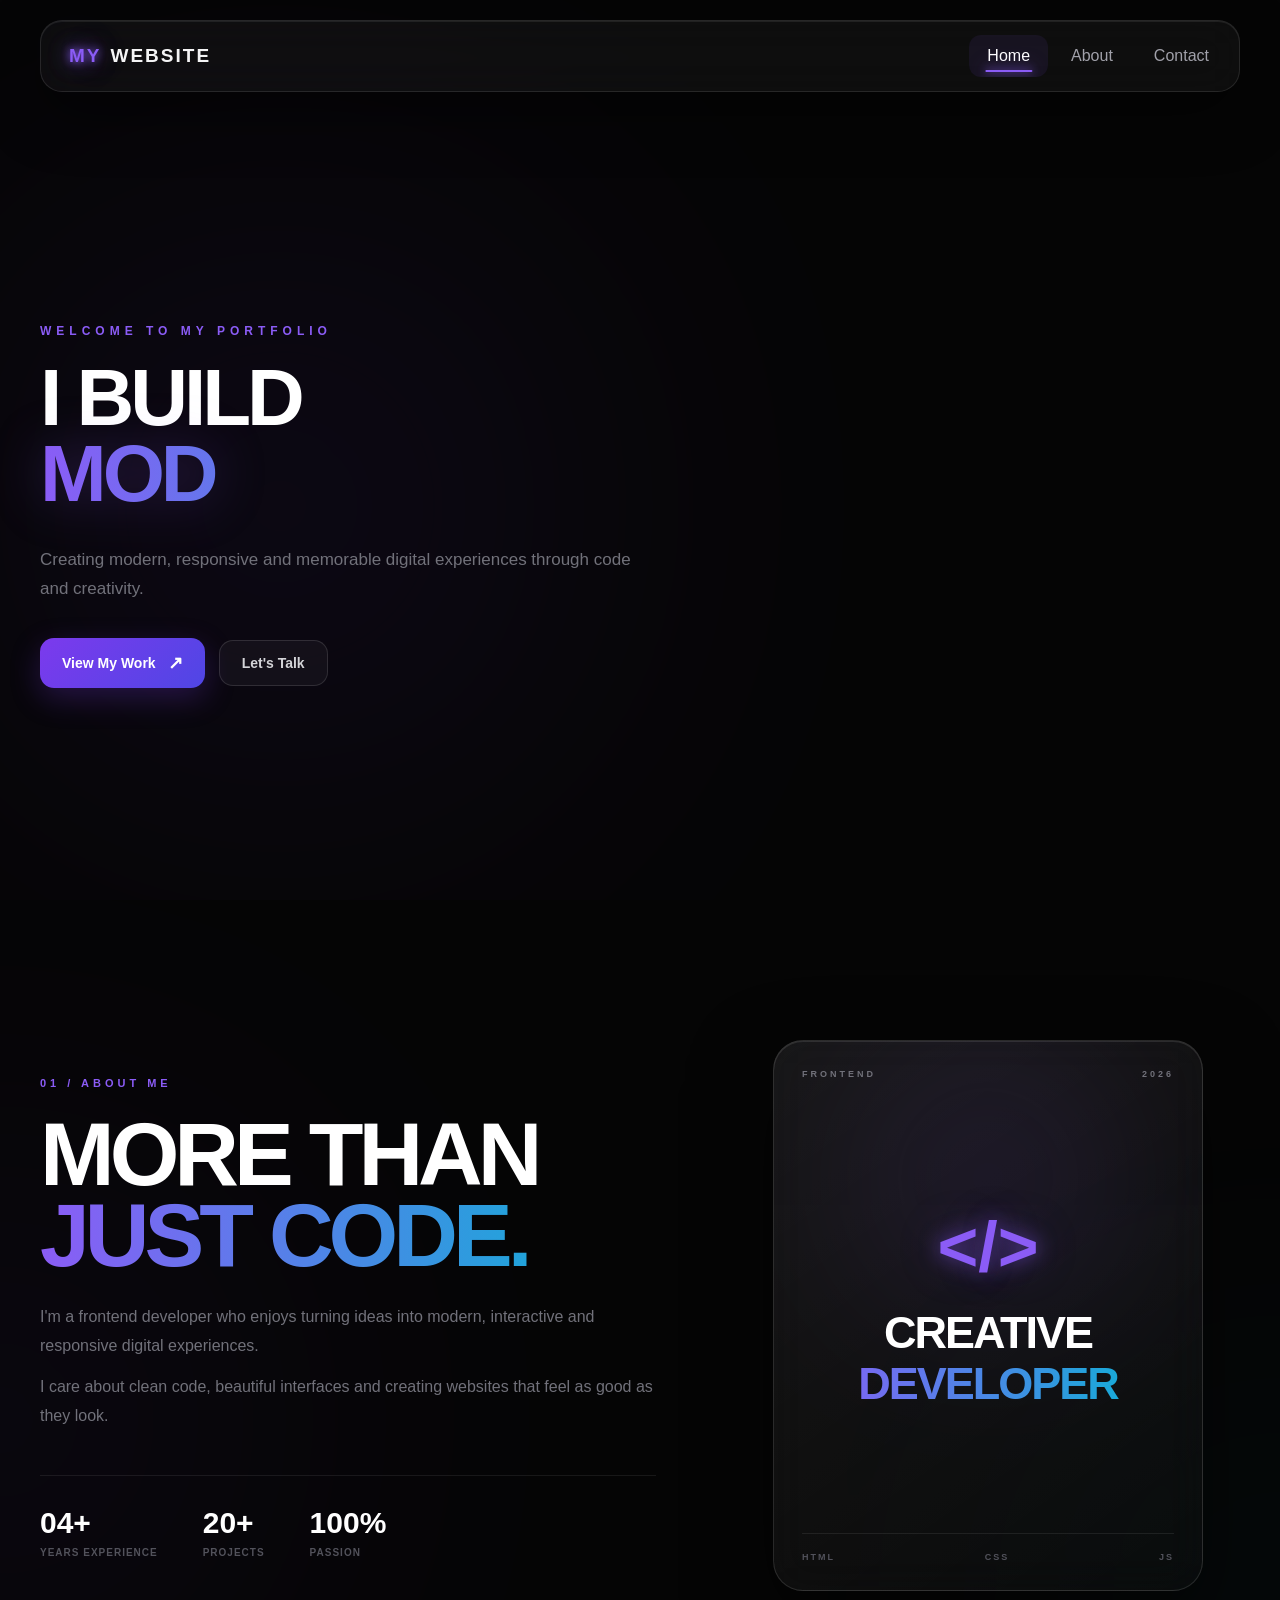
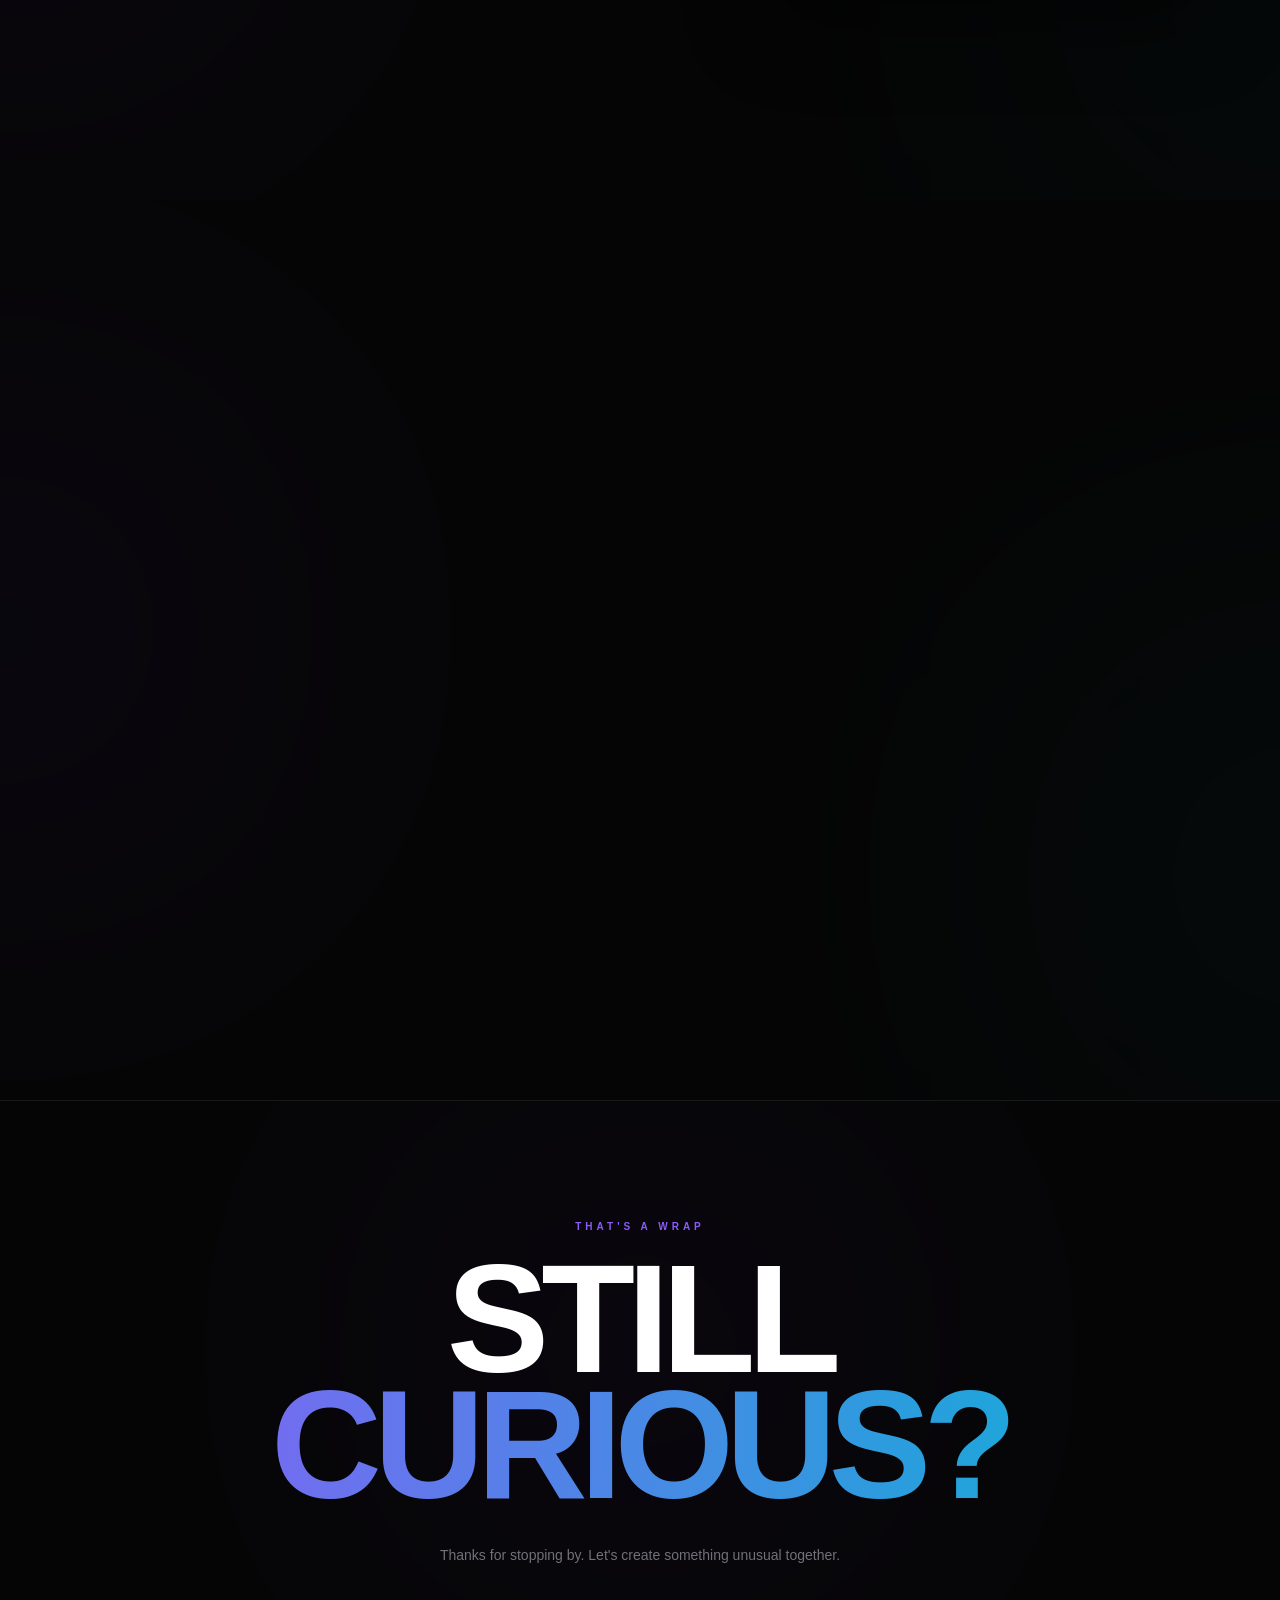
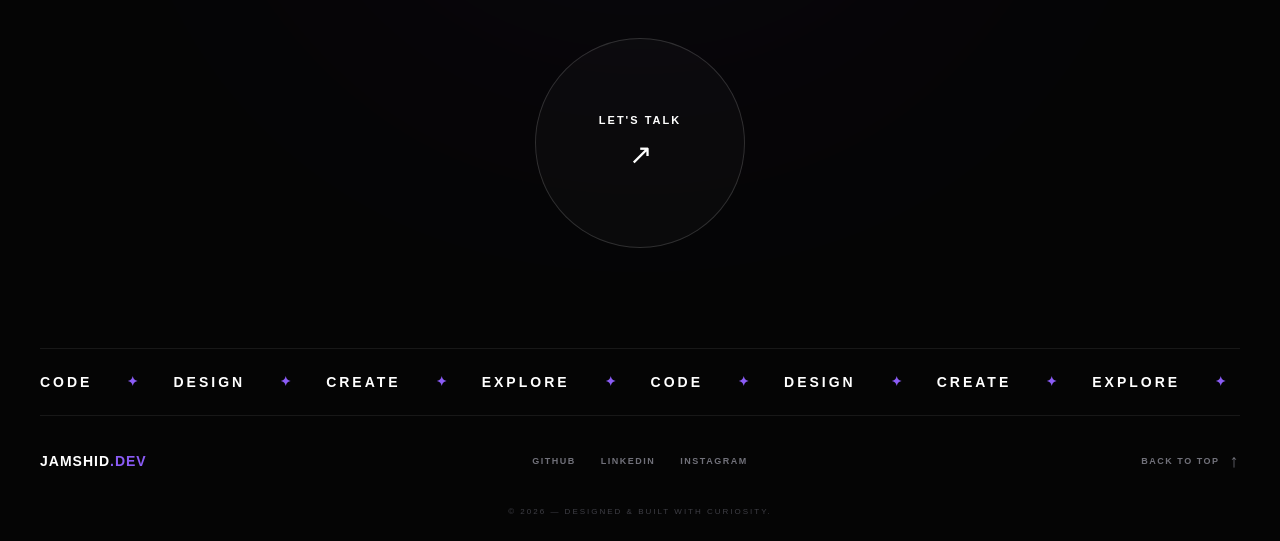
<file: index.html>
<!DOCTYPE html>
<html lang="en">

<head>
    <meta charset="UTF-8">

    <meta
        name="viewport"content="width=device-width, initial-scale=1.0">
        <meta name="google-site-verification" content="w8W0nWaH5zElrWaqnZHoTwdFH0gDcxKCIL_49CuNoQQ" />

    <title>My First Portfolio</title>

    <link rel="stylesheet" href="./style/style.css">
</head>

<body>


    <!-- ==================================================
         HEADER
    =================================================== -->

    <header class="header">

        <nav class="navbar">


            <!-- LOGO -->

            <a href="#" class="logo">

                <span class="logo-mark">
                    MY
                </span>

                <span class="logo-text">
                    WEBSITE
                </span>

            </a>


            <!-- DESKTOP NAVIGATION -->

            <ul class="desktop-navigation">

                <li>
                    <a
                        href="#"
                        class="desktop-link active"
                    >
                        Home
                    </a>
                </li>

              <li><a href="#about" class="desktop-link"> About </a></li>
                <!-- <li>
                    <a
                        href="#"
                        class="desktop-link"
                    >
                        Projects
                    </a>
                </li> -->

                <li><a href="#contact" class="desktop-link">Contact</a>
                </li>

            </ul>


            <!-- MENU BUTTON -->

            <button
                class="menu-button"
                type="button"
                aria-label="Open menu"
                aria-expanded="false"
            >

                <span></span>
                <span></span>
                <span></span>

            </button>

        </nav>

    </header>




    <!-- ==================================================
         FULLSCREEN MENU
    =================================================== -->

    <div class="fullscreen-menu">


        <!-- BACKGROUND EFFECTS -->

        <div class="menu-gradient gradient-one"></div>

        <div class="menu-gradient gradient-two"></div>

        <div class="menu-ring ring-one"></div>

        <div class="menu-ring ring-two"></div>


        <!-- MENU CONTENT -->

        <div class="menu-container">


            <!-- TOP -->

            <div class="menu-top">

                <span class="menu-label">
                    NAVIGATION
                </span>

                <span class="menu-top-line"></span>

            </div>



            <!-- ==========================================
                 ANIMATED INTRO
            =========================================== -->

            <div class="portfolio-intro">

                <span class="intro-small">
                    WELCOME TO
                </span>


                <div class="typing-wrapper">

                    <span
                        class="typing-text"
                        id="typingText"
                    ></span>

                    <span class="typing-cursor">
                        |
                    </span>

                </div>


                <span class="intro-description">
                    MY CREATIVE SPACE
                </span>

            </div>



            <!-- ==========================================
                 MENU LINKS
            =========================================== -->

            <nav class="menu-navigation">


                <a
                    href="#"
                    class="menu-link active"
                >

                    <span class="menu-number">
                        01
                    </span>

                    <span class="menu-title">
                        Home
                    </span>

                    <span class="menu-arrow">
                        ↗
                    </span>

                </a>



                <a
                    href="#"
                    class="menu-link"
                >

                    <span class="menu-number">
                        02
                    </span>

                    <span class="menu-title">
                        About
                    </span>

                    <span class="menu-arrow">
                        ↗
                    </span>

                </a>
<!-- 


                <a
                    href="#"
                    class="menu-link"
                >

                    <span class="menu-number">
                        03
                    </span>

                    <span class="menu-title">
                        Projects
                    </span>

                    <span class="menu-arrow">
                        ↗
                    </span>

                </a> -->



                <a
                    href="#"
                    class="menu-link"
                >

                    <span class="menu-number">
                        04
                    </span>

                    <span class="menu-title">
                        Contact
                    </span>

                    <span class="menu-arrow">
                        ↗
                    </span>

                </a>


            </nav>



            <!-- ==========================================
                 BOTTOM
            =========================================== -->

            <div class="menu-bottom">

                <span>
                    LET'S BUILD SOMETHING
                </span>

                <span>
                    © 2026
                </span>

            </div>


        </div>

    </div>


    <section class="hero">

    <div class="hero-content">

        <span class="hero-label">
            WELCOME TO MY PORTFOLIO
        </span>

        <h1 class="hero-title">
            I BUILD
            <span class="hero-typing" id="heroTyping"></span>
        </h1>

        <p class="hero-description">
            Creating modern, responsive and memorable
            digital experiences through code and creativity.
        </p>

        <div class="hero-buttons">

            <a href="#projects" class="hero-btn primary">
                View My Work
                <span>↗</span>
            </a>

            <a href="#contact" class="hero-btn secondary">
                Let's Talk
            </a>

        </div>

    </div>

</section>

<!-- ==================================================
     ABOUT SECTION
================================================== -->

<section class="about" id="about">

    <div class="about-container">

        <!-- LEFT SIDE -->

        <div class="about-content">

            <span class="about-label">
                01 / ABOUT ME
            </span>

            <h2 class="about-title">
                MORE THAN
                <span>JUST CODE.</span>
            </h2>

            <p class="about-text">
                I'm a frontend developer who enjoys turning
                ideas into modern, interactive and responsive
                digital experiences.
            </p>

            <p class="about-text">
                I care about clean code, beautiful interfaces
                and creating websites that feel as good as
                they look.
            </p>


            <!-- STATS -->

            <div class="about-stats">

                <div class="about-stat">
                    <strong>04+</strong>
                    <span>Years Experience</span>
                </div>

                <div class="about-stat">
                    <strong>20+</strong>
                    <span>Projects</span>
                </div>

                <div class="about-stat">
                    <strong>100%</strong>
                    <span>Passion</span>
                </div>

            </div>

        </div>


        <!-- RIGHT SIDE -->

        <div class="about-visual">

            <div class="about-card">

                <div class="card-glow"></div>

                <div class="card-top">

                    <span>
                        FRONTEND
                    </span>

                    <span>
                        2026
                    </span>

                </div>


                <div class="card-center">

                    <div class="card-symbol">
                        &lt;/&gt;
                    </div>

                    <h3>
                        CREATIVE
                        <span>DEVELOPER</span>
                    </h3>

                </div>


                <div class="card-bottom">

                    <span>
                        HTML
                    </span>

                    <span>
                        CSS
                    </span>

                    <span>
                        JS
                    </span>

                </div>

            </div>

        </div>

    </div>

</section>

<!-- ==================================================
     CONTACT SECTION
================================================== -->

<section class="contact" id="contact">

    <div class="contact-container">

        <!-- LEFT SIDE -->
        <div class="contact-intro">

            <span class="contact-label">
                03 / CONTACT
            </span>

            <h2 class="contact-title">
                LET'S
                <span>CONNECT.</span>
            </h2>

            <p class="contact-description">
                Have an idea, a project or just want to say hello?
                Drop me a message and let's create something
                great together.
            </p>

            <a
                href="mailto:paygambarqulovv@gmail.com"
                class="contact-email"
            >
                <span>paygambarqulovv@gmail.com</span>
                <span class="email-arrow">↗</span>
            </a>

        </div>


        <!-- RIGHT SIDE -->
        <div class="contact-form-wrapper">

          <form
    class="contact-form"
    id="contactForm"
    action="https://formspree.io/f/xoeajprj"
    method="POST"
>

                <div class="form-group">

                    <label for="name">
                        YOUR NAME
                    </label>

                    <input
                        type="text"
                        id="name"
                        name="name"
                        placeholder="John Doe"
                        required
                    >

                </div>


                <div class="form-group">

                    <label for="email">
                        YOUR EMAIL
                    </label>

                    <input
                        type="email"
                        id="email"
                        name="email"
                        placeholder="john@example.com"
                        required
                    >

                </div>


                <div class="form-group">

                    <label for="message">
                        YOUR MESSAGE
                    </label>

                    <textarea
                        id="message"
                        name="message"
                        rows="5"
                        placeholder="Tell me about your project..."
                        required
                    ></textarea>

                </div>


                <button
                    type="submit"
                    class="contact-submit"
                >

                    <span>
                        SEND MESSAGE
                    </span>

                    <span class="submit-arrow">
                        ↗
                    </span>

                </button>

            </form>

        </div>

    </div>

</section>


<!-- ==================================================
     FOOTER
================================================== -->

<footer class="footer">

    <div class="footer-container">

        <!-- TOP -->

        <div class="footer-top">

            <span class="footer-label">
                THAT'S A WRAP
            </span>

            <h2 class="footer-title">
                STILL
                <span>CURIOUS?</span>
            </h2>

            <p class="footer-description">
                Thanks for stopping by.
                Let's create something unusual together.
            </p>

        </div>


        <!-- CTA -->

        <a href="#contact" class="footer-cta">

            <span>
                LET'S TALK
            </span>

            <span class="footer-cta-arrow">
                ↗
            </span>

        </a>


        <!-- MARQUEE -->

        <div class="footer-marquee">

            <div class="footer-marquee-track">

                <span>CODE</span>
                <b>✦</b>

                <span>DESIGN</span>
                <b>✦</b>

                <span>CREATE</span>
                <b>✦</b>

                <span>EXPLORE</span>
                <b>✦</b>

                <span>CODE</span>
                <b>✦</b>

                <span>DESIGN</span>
                <b>✦</b>

                <span>CREATE</span>
                <b>✦</b>

                <span>EXPLORE</span>
                <b>✦</b>

            </div>

        </div>


        <!-- BOTTOM -->

        <div class="footer-bottom">

            <div class="footer-brand">
                JAMSHID<span>.DEV</span>
            </div>


            <div class="footer-socials">

                <a href="https://github.com/jamshid-GIT0192" target="_blank">
                    GITHUB
                </a>

                <a href="https://www.linkedin.com/in/jamshid-paygambarqulov-564910428" target="_blank">
                    LINKEDIN
                </a>

                <a href="https://www.instagram.com/jamshid1__22/" target="_jamshid1_22">
                    INSTAGRAM
                </a>

            </div>


            <button
                class="back-top"
                id="backTop"
                type="button"
            >

                BACK TO TOP

                <span>↑</span>

            </button>

        </div>


        <div class="footer-copyright">

            © 2026 — DESIGNED & BUILT WITH CURIOSITY.

        </div>

    </div>

</footer>

    <!-- JAVASCRIPT -->

    <script src="./Javascript/index.js"></script>
    

</body>

</html>
</file>
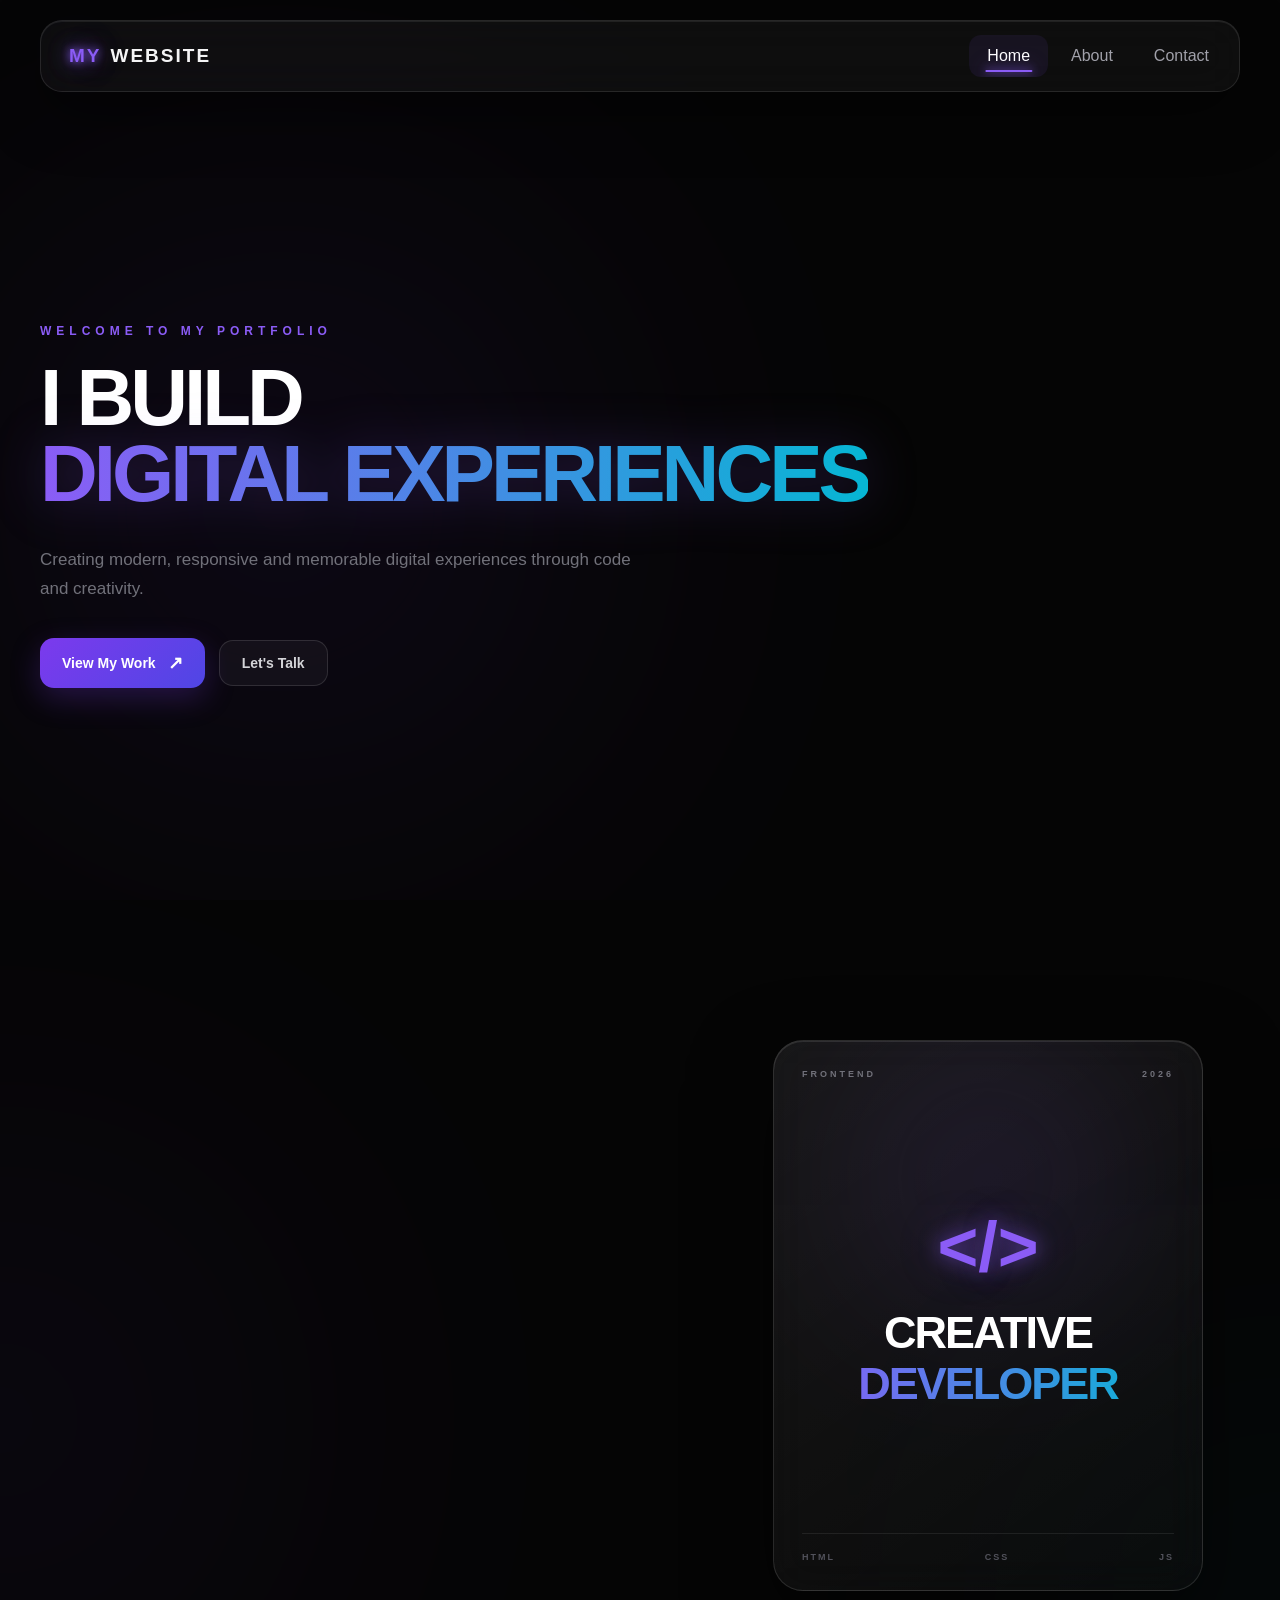
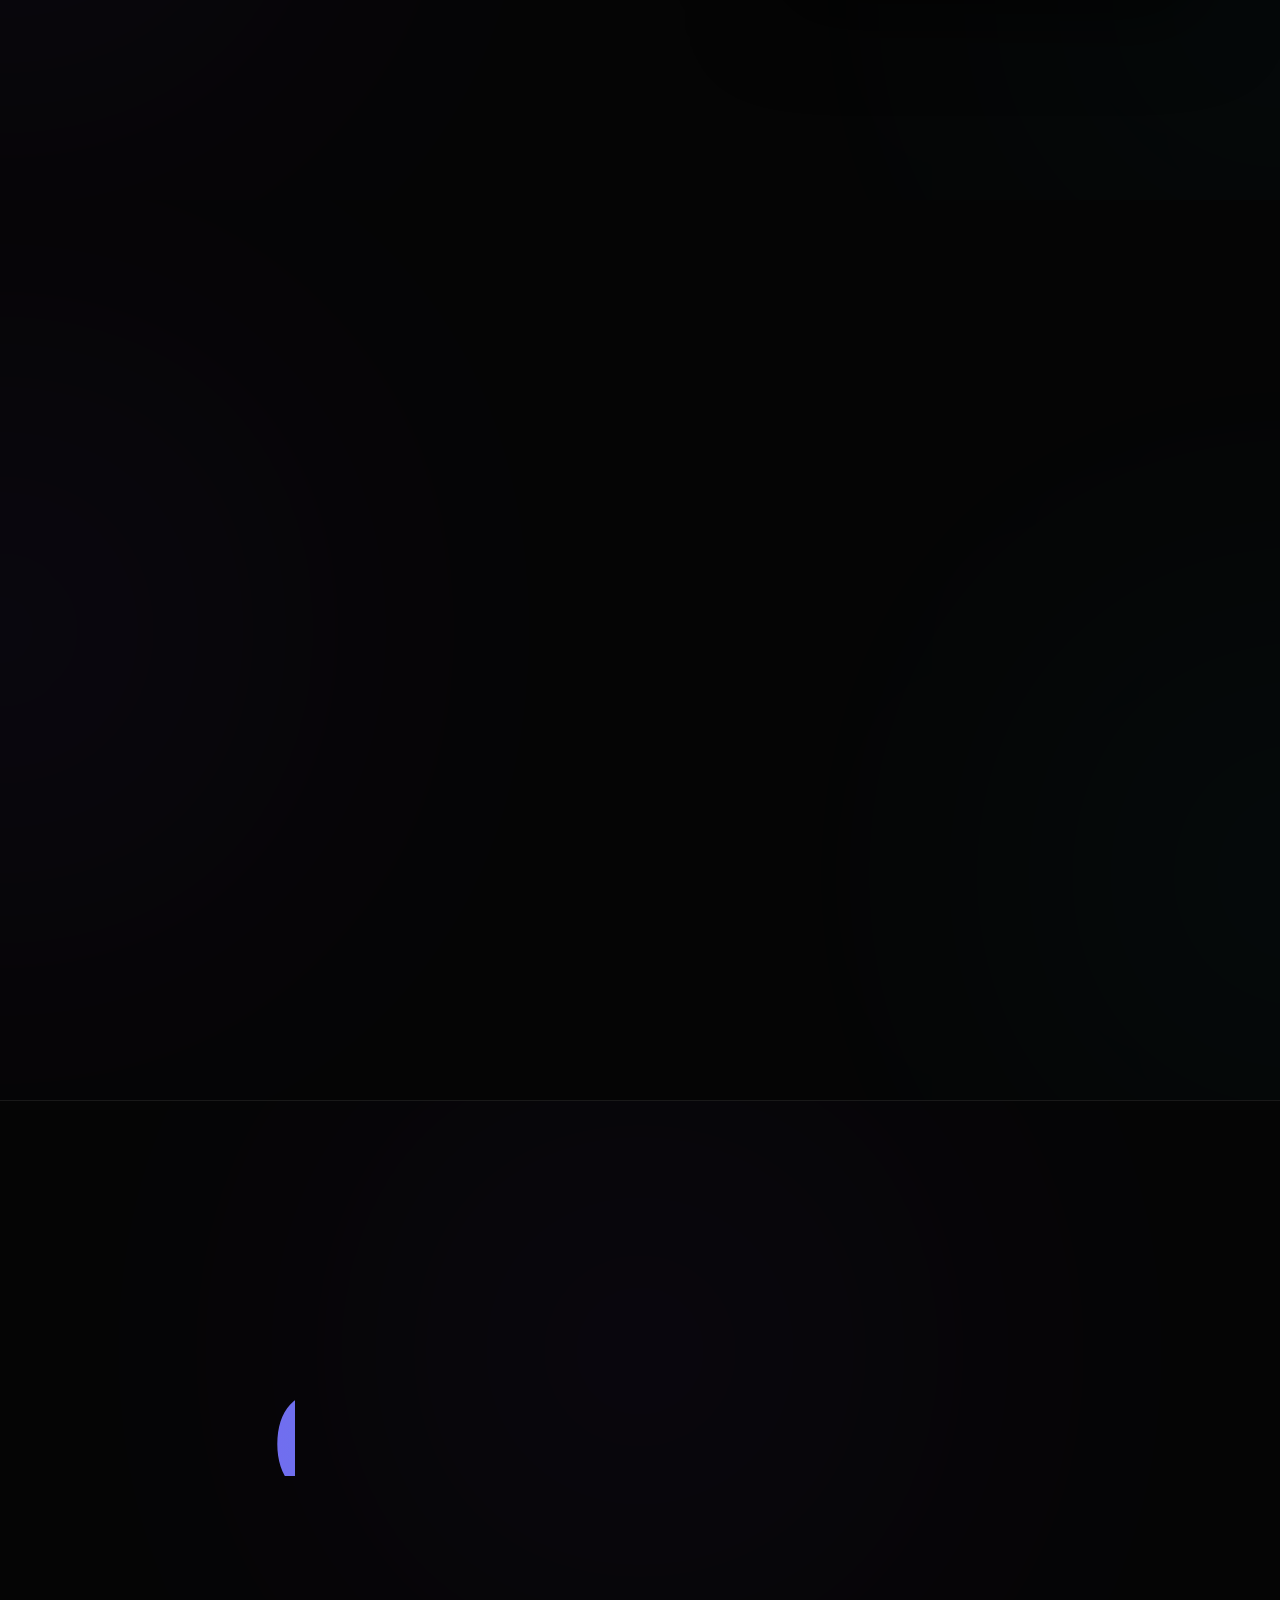
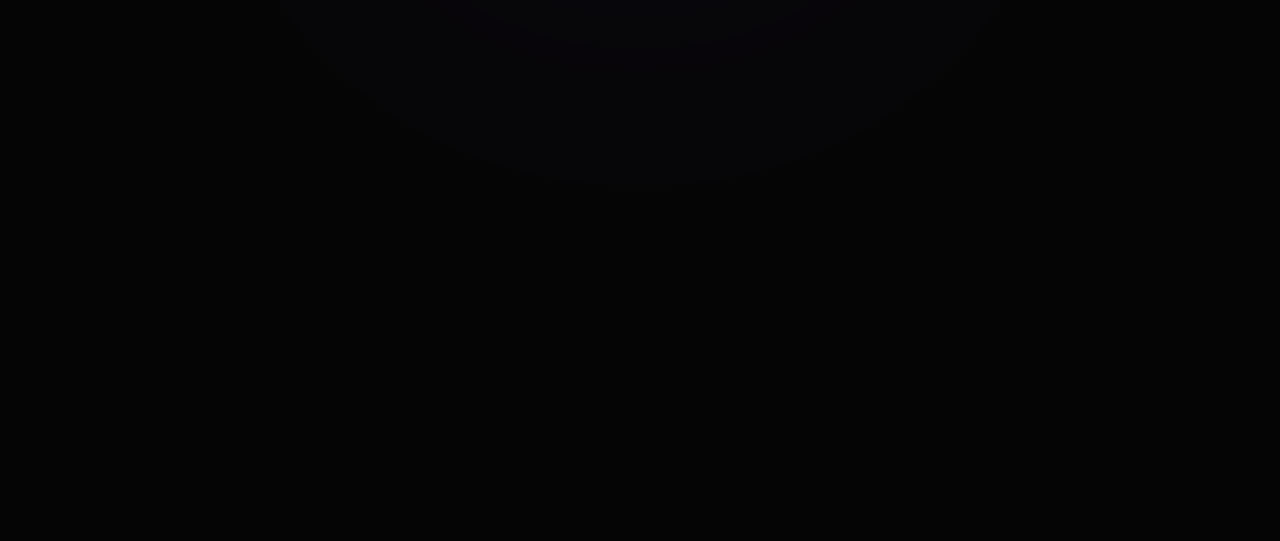
<file: Html/index.html>
<!DOCTYPE html>
<html lang="en">

<head>
    <meta charset="UTF-8">

    <meta
        name="viewport"
        content="width=device-width, initial-scale=1.0"
    >

    <title>My First Portfolio</title>

    <link rel="stylesheet" href="../style/style.css">
</head>

<body>


    <!-- ==================================================
         HEADER
    =================================================== -->

    <header class="header">

        <nav class="navbar">


            <!-- LOGO -->

            <a href="#" class="logo">

                <span class="logo-mark">
                    MY
                </span>

                <span class="logo-text">
                    WEBSITE
                </span>

            </a>


            <!-- DESKTOP NAVIGATION -->

            <ul class="desktop-navigation">

                <li>
                    <a
                        href="#"
                        class="desktop-link active"
                    >
                        Home
                    </a>
                </li>

              <li><a href="#about" class="desktop-link"> About </a></li>
                <!-- <li>
                    <a
                        href="#"
                        class="desktop-link"
                    >
                        Projects
                    </a>
                </li> -->

                <li><a href="#contact" class="desktop-link">Contact</a>
                </li>

            </ul>


            <!-- MENU BUTTON -->

            <button
                class="menu-button"
                type="button"
                aria-label="Open menu"
                aria-expanded="false"
            >

                <span></span>
                <span></span>
                <span></span>

            </button>

        </nav>

    </header>




    <!-- ==================================================
         FULLSCREEN MENU
    =================================================== -->

    <div class="fullscreen-menu">


        <!-- BACKGROUND EFFECTS -->

        <div class="menu-gradient gradient-one"></div>

        <div class="menu-gradient gradient-two"></div>

        <div class="menu-ring ring-one"></div>

        <div class="menu-ring ring-two"></div>


        <!-- MENU CONTENT -->

        <div class="menu-container">


            <!-- TOP -->

            <div class="menu-top">

                <span class="menu-label">
                    NAVIGATION
                </span>

                <span class="menu-top-line"></span>

            </div>



            <!-- ==========================================
                 ANIMATED INTRO
            =========================================== -->

            <div class="portfolio-intro">

                <span class="intro-small">
                    WELCOME TO
                </span>


                <div class="typing-wrapper">

                    <span
                        class="typing-text"
                        id="typingText"
                    ></span>

                    <span class="typing-cursor">
                        |
                    </span>

                </div>


                <span class="intro-description">
                    MY CREATIVE SPACE
                </span>

            </div>



            <!-- ==========================================
                 MENU LINKS
            =========================================== -->

            <nav class="menu-navigation">


                <a
                    href="#"
                    class="menu-link active"
                >

                    <span class="menu-number">
                        01
                    </span>

                    <span class="menu-title">
                        Home
                    </span>

                    <span class="menu-arrow">
                        ↗
                    </span>

                </a>



                <a
                    href="#"
                    class="menu-link"
                >

                    <span class="menu-number">
                        02
                    </span>

                    <span class="menu-title">
                        About
                    </span>

                    <span class="menu-arrow">
                        ↗
                    </span>

                </a>



                <a
                    href="#"
                    class="menu-link"
                >

                    <span class="menu-number">
                        03
                    </span>

                    <span class="menu-title">
                        Projects
                    </span>

                    <span class="menu-arrow">
                        ↗
                    </span>

                </a>



                <a
                    href="#"
                    class="menu-link"
                >

                    <span class="menu-number">
                        04
                    </span>

                    <span class="menu-title">
                        Contact
                    </span>

                    <span class="menu-arrow">
                        ↗
                    </span>

                </a>


            </nav>



            <!-- ==========================================
                 BOTTOM
            =========================================== -->

            <div class="menu-bottom">

                <span>
                    LET'S BUILD SOMETHING
                </span>

                <span>
                    © 2026
                </span>

            </div>


        </div>

    </div>


    <section class="hero">

    <div class="hero-content">

        <span class="hero-label">
            WELCOME TO MY PORTFOLIO
        </span>

        <h1 class="hero-title">
            I BUILD
            <span class="hero-typing" id="heroTyping"></span>
        </h1>

        <p class="hero-description">
            Creating modern, responsive and memorable
            digital experiences through code and creativity.
        </p>

        <div class="hero-buttons">

            <a href="#projects" class="hero-btn primary">
                View My Work
                <span>↗</span>
            </a>

            <a href="#contact" class="hero-btn secondary">
                Let's Talk
            </a>

        </div>

    </div>

</section>

<!-- ==================================================
     ABOUT SECTION
================================================== -->

<section class="about" id="about">

    <div class="about-container">

        <!-- LEFT SIDE -->

        <div class="about-content">

            <span class="about-label">
                01 / ABOUT ME
            </span>

            <h2 class="about-title">
                MORE THAN
                <span>JUST CODE.</span>
            </h2>

            <p class="about-text">
                I'm a frontend developer who enjoys turning
                ideas into modern, interactive and responsive
                digital experiences.
            </p>

            <p class="about-text">
                I care about clean code, beautiful interfaces
                and creating websites that feel as good as
                they look.
            </p>


            <!-- STATS -->

            <div class="about-stats">

                <div class="about-stat">
                    <strong>04+</strong>
                    <span>Years Experience</span>
                </div>

                <div class="about-stat">
                    <strong>20+</strong>
                    <span>Projects</span>
                </div>

                <div class="about-stat">
                    <strong>100%</strong>
                    <span>Passion</span>
                </div>

            </div>

        </div>


        <!-- RIGHT SIDE -->

        <div class="about-visual">

            <div class="about-card">

                <div class="card-glow"></div>

                <div class="card-top">

                    <span>
                        FRONTEND
                    </span>

                    <span>
                        2026
                    </span>

                </div>


                <div class="card-center">

                    <div class="card-symbol">
                        &lt;/&gt;
                    </div>

                    <h3>
                        CREATIVE
                        <span>DEVELOPER</span>
                    </h3>

                </div>


                <div class="card-bottom">

                    <span>
                        HTML
                    </span>

                    <span>
                        CSS
                    </span>

                    <span>
                        JS
                    </span>

                </div>

            </div>

        </div>

    </div>

</section>

<!-- ==================================================
     CONTACT SECTION
================================================== -->

<section class="contact" id="contact">

    <div class="contact-container">

        <!-- LEFT SIDE -->
        <div class="contact-intro">

            <span class="contact-label">
                03 / CONTACT
            </span>

            <h2 class="contact-title">
                LET'S
                <span>CONNECT.</span>
            </h2>

            <p class="contact-description">
                Have an idea, a project or just want to say hello?
                Drop me a message and let's create something
                great together.
            </p>

            <a
                href="mailto:paygambarqulovv@gmail.com"
                class="contact-email"
            >
                <span>paygambarqulovv@gmail.com</span>
                <span class="email-arrow">↗</span>
            </a>

        </div>


        <!-- RIGHT SIDE -->
        <div class="contact-form-wrapper">

          <form
    class="contact-form"
    id="contactForm"
    action="https://formspree.io/f/xoeajprj"
    method="POST"
>

                <div class="form-group">

                    <label for="name">
                        YOUR NAME
                    </label>

                    <input
                        type="text"
                        id="name"
                        name="name"
                        placeholder="John Doe"
                        required
                    >

                </div>


                <div class="form-group">

                    <label for="email">
                        YOUR EMAIL
                    </label>

                    <input
                        type="email"
                        id="email"
                        name="email"
                        placeholder="john@example.com"
                        required
                    >

                </div>


                <div class="form-group">

                    <label for="message">
                        YOUR MESSAGE
                    </label>

                    <textarea
                        id="message"
                        name="message"
                        rows="5"
                        placeholder="Tell me about your project..."
                        required
                    ></textarea>

                </div>


                <button
                    type="submit"
                    class="contact-submit"
                >

                    <span>
                        SEND MESSAGE
                    </span>

                    <span class="submit-arrow">
                        ↗
                    </span>

                </button>

            </form>

        </div>

    </div>

</section>


<!-- ==================================================
     FOOTER
================================================== -->

<footer class="footer">

    <div class="footer-container">

        <!-- TOP -->

        <div class="footer-top">

            <span class="footer-label">
                THAT'S A WRAP
            </span>

            <h2 class="footer-title">
                STILL
                <span>CURIOUS?</span>
            </h2>

            <p class="footer-description">
                Thanks for stopping by.
                Let's create something unusual together.
            </p>

        </div>


        <!-- CTA -->

        <a href="#contact" class="footer-cta">

            <span>
                LET'S TALK
            </span>

            <span class="footer-cta-arrow">
                ↗
            </span>

        </a>


        <!-- MARQUEE -->

        <div class="footer-marquee">

            <div class="footer-marquee-track">

                <span>CODE</span>
                <b>✦</b>

                <span>DESIGN</span>
                <b>✦</b>

                <span>CREATE</span>
                <b>✦</b>

                <span>EXPLORE</span>
                <b>✦</b>

                <span>CODE</span>
                <b>✦</b>

                <span>DESIGN</span>
                <b>✦</b>

                <span>CREATE</span>
                <b>✦</b>

                <span>EXPLORE</span>
                <b>✦</b>

            </div>

        </div>


        <!-- BOTTOM -->

        <div class="footer-bottom">

            <div class="footer-brand">
                JAMSHID<span>.DEV</span>
            </div>


            <div class="footer-socials">

                <a href="https://github.com/jamshid-GIT0192" target="_blank">
                    GITHUB
                </a>

                <a href="https://www.linkedin.com/in/jamshid-paygambarqulov-564910428" target="_blank">
                    LINKEDIN
                </a>

                <a href="https://www.instagram.com/jamshid1__22/" target="_jamshid1_22">
                    INSTAGRAM
                </a>

            </div>


            <button
                class="back-top"
                id="backTop"
                type="button"
            >

                BACK TO TOP

                <span>↑</span>

            </button>

        </div>


        <div class="footer-copyright">

            © 2026 — DESIGNED & BUILT WITH CURIOSITY.

        </div>

    </div>

</footer>

    <!-- JAVASCRIPT -->

    <script src="../Javascript/index.js"></script>
    

</body>

</html>
</file>
<file: style/style.css>
/* =====================================================
   RESET
===================================================== */

* {
    margin: 0;
    padding: 0;

    box-sizing: border-box;
}


html {
    scroll-behavior: smooth;
}


body {
    min-height: 100vh;
    overflow-x: hidden;


    background: #050505;

    color: white;

    font-family:
        Arial,
        Helvetica,
        sans-serif;

    overflow-x: hidden;
}


/* =====================================================
   HEADER
===================================================== */

.header {
    width: 100%;

    padding: 20px 0;

    position: relative;

    z-index: 100;
}


.navbar {
    width: min(
        1200px,
        calc(100% - 32px)
    );

    min-height: 72px;

    margin: auto;

    padding:
        0
        12px
        0
        28px;

    display: flex;

    align-items: center;

    justify-content: space-between;

    border:
        1px solid
        rgba(255,255,255,0.1);

    border-radius: 22px;

    background:
        rgba(255,255,255,0.04);

    backdrop-filter:
        blur(20px);

    -webkit-backdrop-filter:
        blur(20px);

    box-shadow:

        0 20px 60px
        rgba(0,0,0,0.45),

        inset 0 1px
        rgba(255,255,255,0.08);

    transition:
        background 0.4s ease,
        border-color 0.4s ease,
        box-shadow 0.4s ease;
}


.navbar:hover {

    border-color:
        rgba(139,92,246,0.25);

    box-shadow:

        0 20px 60px
        rgba(0,0,0,0.5),

        0 0 40px
        rgba(139,92,246,0.08),

        inset 0 1px
        rgba(255,255,255,0.1);
}


/* =====================================================
   LOGO
===================================================== */

.logo {

    display: flex;

    align-items: center;

    gap: 9px;

    text-decoration: none;

    color: white;

    font-size: 19px;

    font-weight: 800;

    letter-spacing: 2px;

    transition:
        transform 0.4s
        cubic-bezier(.16,1,.3,1);
}


.logo:hover {

    transform:
        translateY(-2px)
        scale(1.02);
}


.logo-mark {

    color: #8b5cf6;

    text-shadow:

        0 0 8px #8b5cf6,

        0 0 20px
        rgba(139,92,246,0.7),

        0 0 40px
        rgba(139,92,246,0.4);

    transition:
        color 0.4s ease,
        text-shadow 0.4s ease;
}


.logo:hover .logo-mark {

    color: #c4b5fd;

    text-shadow:

        0 0 10px #c4b5fd,

        0 0 25px #8b5cf6,

        0 0 50px #7c3aed;
}


.logo-text {
    color: #f4f4f5;
}


/* =====================================================
   DESKTOP NAVIGATION
===================================================== */

.desktop-navigation {

    display: flex;

    align-items: center;

    gap: 5px;

    list-style: none;
}


.desktop-link {

    position: relative;

    display: block;

    padding:
        12px
        18px;

    color: #a1a1aa;

    text-decoration: none;

    border-radius: 12px;

    overflow: hidden;

    transition:

        color 0.3s ease,

        background 0.3s ease,

        transform 0.3s
        cubic-bezier(.16,1,.3,1);
}


/* animated light */

.desktop-link::before {

    content: "";

    position: absolute;

    inset: 0;

    background:
        linear-gradient(
            110deg,
            transparent 20%,
            rgba(139,92,246,0.35),
            transparent 80%
        );

    transform:
        translateX(-130%);

    transition:
        transform 0.7s ease;
}


.desktop-link:hover::before {

    transform:
        translateX(130%);
}


.desktop-link:hover {

    color: white;

    background:
        rgba(139,92,246,0.1);

    transform:
        translateY(-3px);
}


/* underline */

.desktop-link::after {

    content: "";

    position: absolute;

    left: 50%;

    bottom: 5px;

    width: 0;

    height: 2px;

    border-radius: 20px;

    background: #8b5cf6;

    box-shadow:

        0 0 8px #8b5cf6,

        0 0 20px
        rgba(139,92,246,0.8);

    transform:
        translateX(-50%);

    transition:
        width 0.35s ease;
}


.desktop-link:hover::after,
.desktop-link.active::after {

    width: 60%;
}


.desktop-link.active {

    color: white;

    background:
        rgba(139,92,246,0.08);
}


/* =====================================================
   MENU BUTTON
===================================================== */

.menu-button {

    width: 47px;

    height: 47px;

    display: none;

    align-items: center;

    justify-content: center;

    flex-direction: column;

    gap: 5px;

    border:
        1px solid
        rgba(255,255,255,0.12);

    border-radius: 14px;

    background:
        rgba(255,255,255,0.05);

    cursor: pointer;

    transition:

        transform 0.4s
        cubic-bezier(.16,1,.3,1),

        background 0.3s ease,

        border-color 0.3s ease,

        box-shadow 0.3s ease;
}


.menu-button span {

    width: 21px;

    height: 2px;

    background: white;

    border-radius: 20px;

    transition:

        transform 0.45s
        cubic-bezier(.77,0,.18,1),

        opacity 0.25s ease,

        width 0.35s ease;
}


.menu-button:hover {

    transform:
        translateY(-3px);

    background:
        rgba(139,92,246,0.15);

    border-color:
        rgba(139,92,246,0.5);

    box-shadow:

        0 0 25px
        rgba(139,92,246,0.25);
}


/* hamburger → X */

.menu-button.active span:nth-child(1) {

    transform:
        translateY(7px)
        rotate(45deg);
}


.menu-button.active span:nth-child(2) {

    opacity: 0;

    width: 0;
}


.menu-button.active span:nth-child(3) {

    transform:
        translateY(-7px)
        rotate(-45deg);
}


/* =====================================================
   FULLSCREEN MENU
===================================================== */

.fullscreen-menu {

    position: fixed;

    inset: 0;

    z-index: 90;

    background:
        #050505;

    opacity: 0;

    visibility: hidden;

    clip-path:
        circle(
            0%
            at
            calc(100% - 40px)
            40px
        );

    transition:

        clip-path
        0.95s
        cubic-bezier(.77,0,.18,1),

        opacity
        0.3s ease,

        visibility
        0.95s;
}


.fullscreen-menu.open {

    opacity: 1;

    visibility: visible;

    clip-path:
        circle(
            150%
            at
            calc(100% - 40px)
            40px
        );
}


/* =====================================================
   MENU BACKGROUND GRADIENTS
===================================================== */

.menu-gradient {

    position: absolute;

    border-radius: 50%;

    pointer-events: none;

    filter: blur(160px);

    opacity: 0.2;

    animation:
        gradientFloat
        8s
        ease-in-out
        infinite
        alternate;
}


.gradient-one {

    width: 600px;

    height: 600px;

    top: -300px;

    right: -200px;

    background: #7c3aed;
}


.gradient-two {

    width: 500px;

    height: 500px;

    left: -250px;

    bottom: -250px;

    background: #2563eb;

    opacity: 0.13;

    animation-delay: -4s;
}


@keyframes gradientFloat {

    from {

        transform:
            translate(0,0)
            scale(1);

    }

    to {

        transform:
            translate(-100px,150px)
            scale(1.3);

    }
}


/* =====================================================
   DECORATIVE RINGS
===================================================== */

.menu-ring {

    position: absolute;

    border:
        1px solid
        rgba(139,92,246,0.12);

    border-radius: 50%;

    pointer-events: none;
}


.ring-one {

    width: 700px;

    height: 700px;

    right: -350px;

    top: 50%;

    transform:
        translateY(-50%);

    animation:
        ringRotate
        25s
        linear
        infinite;
}


.ring-two {

    width: 450px;

    height: 450px;

    left: -250px;

    top: 10%;

    opacity: 0.5;

    animation:
        ringRotate
        18s
        linear
        infinite
        reverse;
}


@keyframes ringRotate {

    from {
        transform:
            translateY(-50%)
            rotate(0deg);
    }

    to {
        transform:
            translateY(-50%)
            rotate(360deg);
    }
}


/* =====================================================
   MENU CONTAINER
===================================================== */

.menu-container {

    width:
        min(
            1200px,
            calc(100% - 50px)
        );

    height: 100%;

    margin: auto;

    position: relative;

    z-index: 2;

    display: flex;

    flex-direction: column;

    justify-content: center;
}


/* =====================================================
   MENU TOP
===================================================== */

.menu-top {

    display: flex;

    align-items: center;

    gap: 20px;

    margin-bottom: 25px;

    opacity: 0;

    transform:
        translateY(25px);

    transition:

        opacity 0.6s ease 0.35s,

        transform 0.6s
        cubic-bezier(.16,1,.3,1);
}


.fullscreen-menu.open .menu-top {

    opacity: 1;

    transform:
        translateY(0);
}


.menu-label {

    color: #71717a;

    font-size: 11px;

    font-weight: 700;

    letter-spacing: 4px;

    white-space: nowrap;
}


.menu-top-line {

    width: 120px;

    height: 1px;

    background:
        linear-gradient(
            90deg,
            #8b5cf6,
            transparent
        );
}


/* =====================================================
   PORTFOLIO INTRO
===================================================== */

.portfolio-intro {

    margin-bottom: 35px;

    opacity: 0;

    transform:
        translateY(40px);

    transition:

        opacity 0.8s ease 0.45s,

        transform 0.8s
        cubic-bezier(.16,1,.3,1);
}


.fullscreen-menu.open
.portfolio-intro {

    opacity: 1;

    transform:
        translateY(0);
}


.intro-small {

    display: block;

    margin-bottom: 8px;

    color: #71717a;

    font-size: 12px;

    font-weight: 600;

    letter-spacing: 5px;
}


/* typing */

.typing-wrapper {

    min-height:
        clamp(55px, 7vw, 105px);

    display: flex;

    align-items: center;
}


.typing-text {

    font-size:
        clamp(
            48px,
            7vw,
            105px
        );

    font-weight: 900;

    line-height: 1;

    letter-spacing:
        -5px;

    background:
        linear-gradient(
            90deg,
            #8b5cf6,
            #06b6d4,
            #ec4899,
            #8b5cf6
        );

    background-size:
        300% 100%;

    -webkit-background-clip: text;

    background-clip: text;

    color: transparent;

    animation:
        gradientText
        5s
        linear
        infinite;

    filter:
        drop-shadow(
            0 0 25px
            rgba(139,92,246,0.25)
        );
}


@keyframes gradientText {

    0% {
        background-position: 0% 50%;
    }

    50% {
        background-position: 100% 50%;
    }

    100% {
        background-position: 0% 50%;
    }
}


/* cursor */

.typing-cursor {

    margin-left: 5px;

    font-size:
        clamp(
            45px,
            7vw,
            100px
        );

    color: #8b5cf6;

    animation:
        cursorBlink
        0.8s
        infinite;
}


@keyframes cursorBlink {

    0%,
    45% {
        opacity: 1;
    }

    46%,
    100% {
        opacity: 0;
    }
}


.intro-description {

    display: block;

    margin-top: 12px;

    color: #52525b;

    font-size: 10px;

    letter-spacing: 5px;
}


/* =====================================================
   MENU LINKS
===================================================== */

.menu-navigation {

    width: 100%;
}


.menu-link {

    position: relative;

    display: flex;

    align-items: center;

    width: 100%;

    padding: 17px 0;

    color: #71717a;

    text-decoration: none;

    border-bottom:
        1px solid
        rgba(255,255,255,0.08);

    opacity: 0;

    transform:
        translateY(70px);

    transition:

        opacity 0.7s
        cubic-bezier(.16,1,.3,1),

        transform 0.7s
        cubic-bezier(.16,1,.3,1),

        color 0.4s ease,

        padding 0.45s
        cubic-bezier(.16,1,.3,1);
}


/* stagger */

.fullscreen-menu.open
.menu-link:nth-child(1) {

    opacity: 1;

    transform:
        translateY(0);

    transition-delay:
        0.65s;
}


.fullscreen-menu.open
.menu-link:nth-child(2) {

    opacity: 1;

    transform:
        translateY(0);

    transition-delay:
        0.75s;
}


.fullscreen-menu.open
.menu-link:nth-child(3) {

    opacity: 1;

    transform:
        translateY(0);

    transition-delay:
        0.85s;
}


.fullscreen-menu.open
.menu-link:nth-child(4) {

    opacity: 1;

    transform:
        translateY(0);

    transition-delay:
        0.95s;
}


/* number */

.menu-number {

    width: 70px;

    color: #52525b;

    font-size: 12px;

    font-weight: 700;

    transition:

        color 0.4s ease,

        transform 0.4s ease;
}


/* title */

.menu-title {

    font-size:
        clamp(
            38px,
            6vw,
            82px
        );

    font-weight: 800;

    line-height: 1;

    letter-spacing:
        -4px;

    transition:

        color 0.4s ease,

        transform 0.55s
        cubic-bezier(.16,1,.3,1),

        text-shadow 0.4s ease;
}


/* arrow */

.menu-arrow {

    margin-left: auto;

    font-size: 32px;

    color: #8b5cf6;

    opacity: 0;

    transform:
        translate(-25px,25px)
        rotate(-45deg);

    transition:

        opacity 0.4s ease,

        transform 0.55s
        cubic-bezier(.16,1,.3,1);
}


/* =====================================================
   MENU HOVER
===================================================== */

.menu-link:hover {

    color: white;

    padding-left: 25px;
}


.menu-link:hover
.menu-number {

    color: #8b5cf6;

    transform:
        translateX(7px);
}


.menu-link:hover
.menu-title {

    color: white;

    transform:
        translateX(18px);

    text-shadow:

        0 0 20px
        rgba(139,92,246,0.5),

        0 0 60px
        rgba(139,92,246,0.2);
}


.menu-link:hover
.menu-arrow {

    opacity: 1;

    transform:
        translate(0,0)
        rotate(0deg);
}


/* active */

.menu-link.active {

    color: white;
}


.menu-link.active
.menu-number {

    color: #8b5cf6;
}


.menu-link.active
.menu-arrow {

    opacity: 1;

    transform:
        translate(0,0)
        rotate(0deg);
}


/* =====================================================
   MENU BOTTOM
===================================================== */

.menu-bottom {

    margin-top: 35px;

    display: flex;

    justify-content: space-between;

    color: #52525b;

    font-size: 9px;

    letter-spacing: 2px;

    opacity: 0;

    transform:
        translateY(20px);

    transition:

        opacity 0.6s ease 1.1s,

        transform 0.6s ease 1.1s;
}


.fullscreen-menu.open
.menu-bottom {

    opacity: 1;

    transform:
        translateY(0);
}


/* =====================================================
   TABLET
===================================================== */

@media (max-width: 900px) {

    .desktop-navigation {

        gap: 0;
    }


    .desktop-link {

        padding:
            10px
            12px;

        font-size: 14px;
    }


    .navbar {

        padding-left: 20px;
    }


    .typing-text {

        letter-spacing:
            -3px;
    }
}


/* =====================================================
   MOBILE
===================================================== */

@media (max-width: 768px) {

    .header {

        padding:
            14px 0;
    }


    .navbar {

        width:
            calc(100% - 20px);

        min-height: 62px;

        padding:
            0
            8px
            0
            18px;

        border-radius:
            18px;
    }


    .logo {

        font-size: 16px;

        gap: 7px;
    }


    .desktop-navigation {

        display: none;
    }


    .menu-button {

        display: flex;
    }


    .menu-container {

        width:
            calc(100% - 32px);
    }


    .portfolio-intro {

        margin-bottom: 25px;
    }


    .typing-text {

        font-size:
            clamp(
                38px,
                10vw,
                65px
            );

        letter-spacing:
            -3px;
    }


    .typing-cursor {

        font-size:
            clamp(
                38px,
                10vw,
                65px
            );
    }


    .intro-small {

        font-size: 9px;

        letter-spacing: 3px;
    }


    .intro-description {

        font-size: 8px;

        letter-spacing: 3px;
    }


    .menu-number {

        width: 42px;

        font-size: 10px;
    }


    .menu-link {

        padding:
            14px 0;
    }


    .menu-title {

        font-size:
            clamp(
                34px,
                10vw,
                60px
            );

        letter-spacing:
            -2px;
    }


    .menu-arrow {

        font-size: 25px;
    }


    .menu-link:hover {

        padding-left: 10px;
    }


    .menu-link:hover
    .menu-title {

        transform:
            translateX(8px);
    }


    .menu-bottom {

        margin-top: 25px;

        font-size: 7px;

        letter-spacing: 1px;
    }


    .menu-ring.ring-one {

        width: 450px;

        height: 450px;

        right: -280px;
    }


    .menu-ring.ring-two {

        width: 300px;

        height: 300px;

        left: -180px;
    }
}


/* =====================================================
   SMALL PHONE
===================================================== */

@media (max-width: 420px) {

    .logo {

        font-size: 14px;

        letter-spacing:
            1px;
    }


    .menu-button {

        width: 42px;

        height: 42px;
    }


    .menu-container {

        width:
            calc(100% - 26px);
    }


    .menu-top {

        margin-bottom:
            18px;
    }


    .portfolio-intro {

        margin-bottom:
            20px;
    }


    .typing-text {

        font-size:
            32px;

        letter-spacing:
            -2px;
    }


    .typing-cursor {

        font-size:
            32px;
    }


    .menu-number {

        width:
            32px;
    }


    .menu-title {

        font-size:
            31px;
    }


    .menu-arrow {

        font-size:
            22px;
    }


    .menu-bottom {

        font-size:
            6px;
    }
}


/* =====================================================
   REDUCED MOTION
===================================================== */

@media (prefers-reduced-motion: reduce) {

    *,
    *::before,
    *::after {

        animation-duration:
            0.01ms !important;

        animation-iteration-count:
            1 !important;

        scroll-behavior:
            auto !important;

        transition-duration:
            0.01ms !important;
    }
}

/* =====================================================
   HOME HERO
===================================================== */

.hero {
    min-height: calc(100vh - 112px);

    width: min(1200px, calc(100% - 40px));

    margin: 0 auto;

    display: flex;
    align-items: center;

    position: relative;
}


/* Background glow */

.hero::before {
    content: "";

    position: absolute;

    width: 500px;
    height: 500px;

    left: 20%;
    top: 50%;

    transform: translate(-50%, -50%);

    background: #7c3aed;

    border-radius: 50%;

    filter: blur(180px);

    opacity: 0.12;

    pointer-events: none;
}


/* Content */

.hero-content {
    position: relative;

    z-index: 2;

    max-width: 1000px;
}


/* Small label */

.hero-label {
    display: block;

    margin-bottom: 22px;

    color: #8b5cf6;

    font-size: 12px;

    font-weight: 700;

    letter-spacing: 5px;

    animation:
        heroFadeUp 1s ease forwards;
}


/* Main title */

.hero-title {
    margin: 0;

    color: white;

    font-size: clamp(
        45px,
        6.5vw,
        80px
    );

    line-height: 0.95;

    font-weight: 900;

    letter-spacing: -4px;

    animation:
        heroFadeUp 1s
        0.15s
        ease
        forwards;

    opacity: 0;
}


/* Animated word */

.hero-typing {
    display: block;

    min-height: 1em;

    background:
        linear-gradient(
            90deg,
            #8b5cf6,
            #06b6d4,
            #ec4899,
            #8b5cf6
        );

    background-size: 300% 100%;

    -webkit-background-clip: text;

    background-clip: text;

    color: transparent;

    animation:
        heroGradient 5s
        linear
        infinite;

    filter:
        drop-shadow(
            0 0 25px
            rgba(139,92,246,0.25)
        );
}


@keyframes heroGradient {

    0% {
        background-position: 0% 50%;
    }

    50% {
        background-position: 100% 50%;
    }

    100% {
        background-position: 0% 50%;
    }
}


/* Description */

.hero-description {
    max-width: 600px;

    margin-top: 30px;

    color: #71717a;

    font-size: 17px;

    line-height: 1.7;

    animation:
        heroFadeUp 1s
        0.3s
        ease
        forwards;

    opacity: 0;
}


/* Buttons */

.hero-buttons {
    display: flex;

    align-items: center;

    gap: 14px;

    margin-top: 35px;

    animation:
        heroFadeUp 1s
        0.45s
        ease
        forwards;

    opacity: 0;
}


.hero-btn {
    display: inline-flex;

    align-items: center;

    gap: 12px;

    padding:
        14px
        22px;

    border-radius: 14px;

    text-decoration: none;

    font-size: 14px;

    font-weight: 700;

    transition:
        transform 0.35s ease,
        box-shadow 0.35s ease,
        background 0.35s ease;
}


/* Primary */

.hero-btn.primary {
    color: white;

    background:
        linear-gradient(
            135deg,
            #7c3aed,
            #4f46e5
        );

    box-shadow:
        0 10px 30px
        rgba(124,58,237,0.25);
}


.hero-btn.primary:hover {

    transform:
        translateY(-4px);

    box-shadow:
        0 15px 40px
        rgba(124,58,237,0.45);
}


.hero-btn.primary span {

    font-size: 18px;

    transition:
        transform 0.35s ease;
}


.hero-btn.primary:hover span {

    transform:
        translate(3px,-3px);
}


/* Secondary */

.hero-btn.secondary {

    color: #d4d4d8;

    border:
        1px solid
        rgba(255,255,255,0.12);

    background:
        rgba(255,255,255,0.04);
}


.hero-btn.secondary:hover {

    color: white;

    background:
        rgba(255,255,255,0.08);

    border-color:
        rgba(139,92,246,0.4);

    transform:
        translateY(-4px);
}


/* Entrance animation */

@keyframes heroFadeUp {

    from {
        opacity: 0;

        transform:
            translateY(35px);
    }

    to {
        opacity: 1;

        transform:
            translateY(0);
    }
}


/* =====================================================
   HERO RESPONSIVE
===================================================== */

@media (max-width: 768px) {

    .hero {

        min-height:
            calc(100vh - 90px);

        width:
            calc(100% - 30px);
    }


    .hero-label {

        font-size: 9px;

        letter-spacing: 3px;
    }


    .hero-title {

        font-size:
            clamp(
                43px,
                12vw,
                70px
            );

        letter-spacing:
            -3px;
    }


    .hero-description {

        font-size: 14px;

        line-height: 1.6;

        margin-top: 22px;
    }


    .hero-buttons {

        margin-top: 28px;

        flex-wrap: wrap;
    }


    .hero-btn {

        padding:
            13px
            18px;

        font-size: 13px;
    }
}


@media (max-width: 420px) {

    .hero {

        width:
            calc(100% - 24px);
    }


    .hero-title {

        font-size:
            39px;

        letter-spacing:
            -2px;
    }


    .hero-description {

        font-size:
            13px;
    }


    .hero-btn {

        width: 100%;

        justify-content:
            center;
    }
}

/* =====================================================
   ABOUT SECTION
===================================================== */

.about {

    position: relative;

    min-height: 100vh;

    padding:
        140px
        0;

    overflow: hidden;

    background:
        #050505;
}


/* Background glow */

.about::before {

    content: "";

    position: absolute;

    width: 500px;

    height: 500px;

    left: -250px;

    top: 30%;

    border-radius: 50%;

    background: #7c3aed;

    filter: blur(180px);

    opacity: 0.08;

    pointer-events: none;
}


.about::after {

    content: "";

    position: absolute;

    width: 400px;

    height: 400px;

    right: -200px;

    bottom: 0;

    border-radius: 50%;

    background: #06b6d4;

    filter: blur(180px);

    opacity: 0.06;

    pointer-events: none;
}


/* Container */

.about-container {

    position: relative;

    z-index: 2;

    width:
        min(
            1200px,
            calc(100% - 40px)
        );

    margin: auto;

    display: grid;

    grid-template-columns:
        1.1fr
        0.9fr;

    align-items: center;

    gap: 80px;
}


/* =====================================================
   LEFT CONTENT
===================================================== */

.about-content {

    opacity: 0;

    transform:
        translateY(60px);

    transition:

        opacity 1s ease,

        transform 1s
        cubic-bezier(.16,1,.3,1);
}


.about.show
.about-content {

    opacity: 1;

    transform:
        translateY(0);
}


/* Label */

.about-label {

    display: inline-block;

    margin-bottom: 25px;

    color: #8b5cf6;

    font-size: 11px;

    font-weight: 700;

    letter-spacing: 4px;
}


/* Title */

.about-title {

    margin: 0;

    max-width: 750px;

    color: white;

    font-size:
        clamp(
            55px,
            7vw,
            100px
        );

    font-weight: 900;

    line-height: 0.9;

    letter-spacing: -5px;
}


.about-title span {

    display: block;

    background:

        linear-gradient(
            90deg,
            #8b5cf6,
            #06b6d4,
            #ec4899,
            #8b5cf6
        );

    background-size: 300% 100%;

    -webkit-background-clip: text;

    background-clip: text;

    color: transparent;

    animation:
        aboutGradient
        5s
        linear
        infinite;
}


@keyframes aboutGradient {

    0% {
        background-position: 0% 50%;
    }

    50% {
        background-position: 100% 50%;
    }

    100% {
        background-position: 0% 50%;
    }
}


/* Text */

.about-text {

    max-width: 620px;

    margin-top: 28px;

    color: #71717a;

    font-size: 16px;

    line-height: 1.8;
}


.about-text + .about-text {

    margin-top: 12px;
}


/* =====================================================
   STATS
===================================================== */

.about-stats {

    display: flex;

    gap: 45px;

    margin-top: 45px;

    padding-top: 30px;

    border-top:
        1px solid
        rgba(255,255,255,0.08);
}


.about-stat {

    display: flex;

    flex-direction: column;

    gap: 7px;
}


.about-stat strong {

    color: white;

    font-size: 30px;

    font-weight: 800;
}


.about-stat span {

    color: #52525b;

    font-size: 10px;

    font-weight: 700;

    letter-spacing: 1px;

    text-transform: uppercase;
}


/* =====================================================
   RIGHT CARD
===================================================== */

.about-visual {

    display: flex;

    justify-content: center;

    align-items: center;

    perspective: 1200px;

    opacity: 0;

    transform:
        translateX(80px)
        rotate(5deg);

    transition:

        opacity 1s 0.2s ease,

        transform 1s
        0.2s
        cubic-bezier(.16,1,.3,1);
}


.about.show
.about-visual {

    opacity: 1;

    transform:
        translateX(0)
        rotate(0);
}


/* Card */

.about-card {

    position: relative;

    width: min(430px, 100%);

    aspect-ratio: 0.78;

    padding: 28px;

    display: flex;

    flex-direction: column;

    justify-content: space-between;

    overflow: hidden;

    border:
        1px solid
        rgba(255,255,255,0.12);

    border-radius: 30px;

    background:

        linear-gradient(
            145deg,
            rgba(255,255,255,0.08),
            rgba(255,255,255,0.02)
        );

    backdrop-filter:
        blur(20px);

    -webkit-backdrop-filter:
        blur(20px);

    box-shadow:

        0 30px 80px
        rgba(0,0,0,0.5),

        inset 0 1px
        rgba(255,255,255,0.1);

    transform-style: preserve-3d;

    transition:
        transform 0.15s ease,

        border-color 0.4s ease,

        box-shadow 0.4s ease;
}


.about-card:hover {

    border-color:
        rgba(139,92,246,0.4);

    box-shadow:

        0 40px 100px
        rgba(0,0,0,0.6),

        0 0 50px
        rgba(139,92,246,0.1),

        inset 0 1px
        rgba(255,255,255,0.15);
}


/* Card glow */

.card-glow {

    position: absolute;

    width: 250px;

    height: 250px;

    top: 25%;

    left: 50%;

    transform:
        translate(-50%, -50%);

    border-radius: 50%;

    background: #8b5cf6;

    filter: blur(100px);

    opacity: 0.15;

    pointer-events: none;
}


/* Card top */

.card-top {

    position: relative;

    z-index: 2;

    display: flex;

    justify-content: space-between;

    color: #71717a;

    font-size: 9px;

    font-weight: 700;

    letter-spacing: 3px;
}


/* Card center */

.card-center {

    position: relative;

    z-index: 2;

    text-align: center;
}


.card-symbol {

    margin-bottom: 25px;

    color: #8b5cf6;

    font-size: 70px;

    font-weight: 900;

    text-shadow:

        0 0 20px
        rgba(139,92,246,0.6),

        0 0 50px
        rgba(139,92,246,0.25);
}


.card-center h3 {

    margin: 0;

    color: white;

    font-size:
        clamp(
            30px,
            4vw,
            45px
        );

    font-weight: 900;

    line-height: 0.95;

    letter-spacing: -2px;
}


.card-center h3 span {

    display: block;

    margin-top: 8px;

    background:

        linear-gradient(
            90deg,
            #8b5cf6,
            #06b6d4
        );

    -webkit-background-clip: text;

    background-clip: text;

    color: transparent;
}


/* Card bottom */

.card-bottom {

    position: relative;

    z-index: 2;

    display: flex;

    justify-content: space-between;

    padding-top: 18px;

    border-top:
        1px solid
        rgba(255,255,255,0.08);

    color: #52525b;

    font-size: 9px;

    font-weight: 700;

    letter-spacing: 2px;
}


/* =====================================================
   RESPONSIVE
===================================================== */

@media (max-width: 900px) {

    .about-container {

        grid-template-columns: 1fr;

        gap: 70px;
    }


    .about-content {

        max-width: 800px;
    }


    .about-visual {

        justify-content: flex-start;
    }


    .about-card {

        width:
            min(
                380px,
                100%
            );
    }
}


@media (max-width: 768px) {

    .about-container {
        width: calc(100% - 30px);
        margin: 0 auto;
    }

    .about-visual {
        width: 100%;
        display: flex;
        justify-content: center;
        padding: 0;
    }

    .about-card {
        width: 100%;
        max-width: 360px;
        margin: 0 auto;
        box-sizing: border-box;
        transform: none !important;

    }
}


@media (max-width: 420px) {

    .about {

        padding:
            80px
            0;
    }


    .about-container {

        width:
            calc(100% - 24px);
    }


    .about-title {

        font-size: 39px;

        letter-spacing:
            -2px;
    }


    .about-stats {

        justify-content:
            space-between;

        gap: 10px;
    }


    .about-stat strong {

        font-size: 21px;
    }


    .about-stat span {

        font-size: 7px;
    }


    .about-card {

        padding: 22px;
    }


    .card-symbol {

        font-size: 55px;
    }
}

@media (max-width: 420px) {

    .about-container {
        width: calc(100% - 24px);
    }

    .about-visual {
        width: 100%;
    }

    .about-card {
        width: 100%;
        max-width: 100%;
        margin: 0 auto;
        padding: 22px;
    }
}


/* =====================================================
   CONTACT SECTION
===================================================== */

.contact {

    position: relative;

    min-height: 100vh;

    padding:
        140px 0;

    overflow: hidden;

    background:
        #050505;
}


/* Background glow */

.contact::before {

    content: "";

    position: absolute;

    width: 500px;
    height: 500px;

    left: -250px;
    top: 20%;

    border-radius: 50%;

    background: #7c3aed;

    filter: blur(180px);

    opacity: 0.08;

    pointer-events: none;
}


.contact::after {

    content: "";

    position: absolute;

    width: 450px;
    height: 450px;

    right: -250px;
    bottom: 0;

    border-radius: 50%;

    background: #06b6d4;

    filter: blur(180px);

    opacity: 0.06;

    pointer-events: none;
}


/* Container */

.contact-container {

    position: relative;

    z-index: 2;

    width:
        min(
            1200px,
            calc(100% - 40px)
        );

    margin: auto;

    display: grid;

    grid-template-columns:
        1fr 0.9fr;

    gap: 100px;

    align-items: center;
}


/* =====================================================
   INTRO
===================================================== */

.contact-intro {

    opacity: 0;

    transform:
        translateY(60px);

    transition:

        opacity 1s ease,

        transform 1s
        cubic-bezier(.16,1,.3,1);
}


.contact.show .contact-intro {

    opacity: 1;

    transform:
        translateY(0);
}


.contact-label {

    display: inline-block;

    margin-bottom: 25px;

    color: #8b5cf6;

    font-size: 11px;

    font-weight: 700;

    letter-spacing: 4px;
}


.contact-title {

    margin: 0;

    color: white;

    font-size:
        clamp(
            60px,
            8vw,
            110px
        );

    font-weight: 900;

    line-height: 0.88;

    letter-spacing: -6px;
}


.contact-title span {

    display: block;

    background:

        linear-gradient(
            90deg,
            #8b5cf6,
            #06b6d4,
            #ec4899,
            #8b5cf6
        );

    background-size: 300% 100%;

    -webkit-background-clip: text;

    background-clip: text;

    color: transparent;

    animation:
        contactGradient
        5s
        linear
        infinite;
}


@keyframes contactGradient {

    0% {
        background-position: 0% 50%;
    }

    50% {
        background-position: 100% 50%;
    }

    100% {
        background-position: 0% 50%;
    }
}


.contact-description {

    max-width: 540px;

    margin-top: 30px;

    color: #71717a;

    font-size: 16px;

    line-height: 1.8;
}


/* Email */

.contact-email {

    position: relative;

    display: inline-flex;

    align-items: center;

    gap: 15px;

    margin-top: 35px;

    padding-bottom: 10px;

    color: white;

    text-decoration: none;

    font-size: 15px;

    font-weight: 700;

    border-bottom:
        1px solid
        rgba(255,255,255,0.2);

    transition:
        color 0.3s ease,
        border-color 0.3s ease;
}


.contact-email:hover {

    color: #8b5cf6;

    border-color:
        #8b5cf6;
}


.email-arrow {

    font-size: 20px;

    transition:
        transform 0.3s ease;
}


.contact-email:hover .email-arrow {

    transform:
        translate(4px,-4px);
}


/* =====================================================
   FORM
===================================================== */

.contact-form-wrapper {

    opacity: 0;

    transform:
        translateX(70px);

    transition:

        opacity 1s 0.2s ease,

        transform 1s
        0.2s
        cubic-bezier(.16,1,.3,1);
}


.contact.show
.contact-form-wrapper {

    opacity: 1;

    transform:
        translateX(0);
}


.contact-form {

    padding: 35px;

    border:
        1px solid
        rgba(255,255,255,0.1);

    border-radius: 25px;

    background:
        rgba(255,255,255,0.035);

    backdrop-filter:
        blur(20px);

    -webkit-backdrop-filter:
        blur(20px);

    box-shadow:
        0 30px 80px
        rgba(0,0,0,0.35);
}


/* Form group */

.form-group {

    margin-bottom: 25px;
}


.form-group label {

    display: block;

    margin-bottom: 10px;

    color: #52525b;

    font-size: 9px;

    font-weight: 800;

    letter-spacing: 2px;
}


/* Inputs */

.form-group input,
.form-group textarea {

    width: 100%;

    box-sizing: border-box;

    padding:
        15px 16px;

    color: white;

    font-family: inherit;

    font-size: 14px;

    border:
        1px solid
        rgba(255,255,255,0.08);

    border-radius: 12px;

    outline: none;

    background:
        rgba(255,255,255,0.035);

    resize: vertical;

    transition:

        border-color 0.3s ease,

        background 0.3s ease,

        box-shadow 0.3s ease;
}


.form-group input::placeholder,
.form-group textarea::placeholder {

    color: #3f3f46;
}


.form-group input:focus,
.form-group textarea:focus {

    border-color:
        rgba(139,92,246,0.6);

    background:
        rgba(139,92,246,0.04);

    box-shadow:
        0 0 0 3px
        rgba(139,92,246,0.08);
}


/* Submit */

.contact-submit {

    width: 100%;

    display: flex;

    align-items: center;

    justify-content: space-between;

    padding:
        16px 20px;

    color: white;

    border: none;

    border-radius: 12px;

    cursor: pointer;

    font-family: inherit;

    font-size: 11px;

    font-weight: 800;

    letter-spacing: 1px;

    background:
        linear-gradient(
            135deg,
            #7c3aed,
            #4f46e5
        );

    box-shadow:
        0 10px 30px
        rgba(124,58,237,0.2);

    transition:

        transform 0.3s ease,

        box-shadow 0.3s ease;
}


.contact-submit:hover {

    transform:
        translateY(-3px);

    box-shadow:
        0 15px 40px
        rgba(124,58,237,0.4);
}


.submit-arrow {

    font-size: 20px;

    transition:
        transform 0.3s ease;
}


.contact-submit:hover
.submit-arrow {

    transform:
        translate(4px,-4px);
}


/* =====================================================
   RESPONSIVE
===================================================== */

@media (max-width: 900px) {

    .contact {

        padding:
            110px 0;
    }


    .contact-container {

        grid-template-columns: 1fr;

        gap: 60px;

        width:
            calc(100% - 30px);
    }


    .contact-title {

        font-size:
            clamp(
                50px,
                12vw,
                80px
            );

        letter-spacing:
            -4px;
    }


    .contact-form-wrapper {

        transform:
            translateY(50px);
    }


    .contact.show
    .contact-form-wrapper {

        transform:
            translateY(0);
    }
}


@media (max-width: 768px) {

    .contact {

        min-height: auto;

        padding:
            90px 0;
    }


    .contact-container {

        width:
            calc(100% - 30px);

        gap: 50px;
    }


    .contact-title {

        font-size:
            clamp(
                43px,
                12vw,
                70px
            );

        letter-spacing:
            -3px;
    }


    .contact-description {

        font-size: 14px;

        line-height: 1.7;
    }


    .contact-form {

        padding: 24px;

        border-radius: 20px;
    }
}


@media (max-width: 420px) {

    .contact-container {

        width:
            calc(100% - 24px);
    }


    .contact-title {

        font-size: 40px;

        letter-spacing:
            -2px;
    }


    .contact-form {

        padding: 20px;
    }


    .contact-email {

        font-size: 13px;
    }
}


/* =====================================================
   FOOTER
===================================================== */

.footer {

    position: relative;

    padding-top: 120px;

    overflow: hidden;

    background: #050505;

    border-top:
        1px solid
        rgba(255,255,255,0.08);
}


/* Background glow */

.footer::before {

    content: "";

    position: absolute;

    width: 500px;
    height: 500px;

    left: 50%;
    top: 0;

    transform: translateX(-50%);

    border-radius: 50%;

    background: #7c3aed;

    filter: blur(180px);

    opacity: 0.07;

    pointer-events: none;
}


.footer-container {

    position: relative;

    z-index: 2;

    width:
        min(
            1200px,
            calc(100% - 40px)
        );

    margin: auto;
}


/* =====================================================
   TOP
===================================================== */

.footer-top {

    text-align: center;
}


.footer-label {

    display: block;

    margin-bottom: 25px;

    color: #8b5cf6;

    font-size: 10px;

    font-weight: 800;

    letter-spacing: 4px;
}


.footer-title {

    margin: 0;

    color: white;

    font-size:
        clamp(
            70px,
            12vw,
            160px
        );

    font-weight: 900;

    line-height: 0.82;

    letter-spacing: -8px;
}


.footer-title span {

    display: block;

    background:
        linear-gradient(
            90deg,
            #8b5cf6,
            #06b6d4,
            #ec4899,
            #8b5cf6
        );

    background-size: 300% 100%;

    -webkit-background-clip: text;

    background-clip: text;

    color: transparent;

    animation:
        footerGradient
        6s
        linear
        infinite;
}


@keyframes footerGradient {

    0% {
        background-position: 0% 50%;
    }

    50% {
        background-position: 100% 50%;
    }

    100% {
        background-position: 0% 50%;
    }
}


.footer-description {

    max-width: 420px;

    margin:
        35px auto 0;

    color: #71717a;

    font-size: 14px;

    line-height: 1.7;
}


/* =====================================================
   CTA
===================================================== */

.footer-cta {

    width: 210px;
    height: 210px;

    margin:
        70px auto 100px;

    display: flex;

    flex-direction: column;

    align-items: center;

    justify-content: center;

    gap: 12px;

    color: white;

    text-decoration: none;

    border:
        1px solid
        rgba(255,255,255,0.15);

    border-radius: 50%;

    background:
        rgba(255,255,255,0.025);

    transition:
        transform 0.5s
        cubic-bezier(.16,1,.3,1),

        border-color 0.4s ease,

        background 0.4s ease,

        box-shadow 0.4s ease;
}


.footer-cta span:first-child {

    font-size: 11px;

    font-weight: 800;

    letter-spacing: 2px;
}


.footer-cta-arrow {

    font-size: 28px;

    transition:
        transform 0.4s
        cubic-bezier(.16,1,.3,1);
}


.footer-cta:hover {

    transform:
        scale(1.08);

    border-color:
        rgba(139,92,246,0.7);

    background:
        rgba(139,92,246,0.08);

    box-shadow:
        0 0 70px
        rgba(139,92,246,0.15);
}


.footer-cta:hover
.footer-cta-arrow {

    transform:
        translate(7px,-7px);
}


/* =====================================================
   MARQUEE
===================================================== */

.footer-marquee {

    width: 100%;

    overflow: hidden;

    padding:
        25px 0;

    border-top:
        1px solid
        rgba(255,255,255,0.08);

    border-bottom:
        1px solid
        rgba(255,255,255,0.08);
}


.footer-marquee-track {

    width: max-content;

    display: flex;

    align-items: center;

    gap: 35px;

    animation:
        footerMarquee
        25s
        linear
        infinite;
}


.footer-marquee-track span {

    color: white;

    font-size: 14px;

    font-weight: 800;

    letter-spacing: 3px;
}


.footer-marquee-track b {

    color: #8b5cf6;

    font-size: 13px;
}


@keyframes footerMarquee {

    from {
        transform: translateX(0);
    }

    to {
        transform: translateX(-50%);
    }
}


/* =====================================================
   BOTTOM
===================================================== */

.footer-bottom {

    display: grid;

    grid-template-columns:
        1fr
        auto
        1fr;

    align-items: center;

    gap: 30px;

    padding:
        35px 0;
}


.footer-brand {

    color: white;

    font-size: 14px;

    font-weight: 900;

    letter-spacing: 1px;
}


.footer-brand span {

    color: #8b5cf6;
}


/* Socials */

.footer-socials {

    display: flex;

    align-items: center;

    gap: 25px;
}


.footer-socials a {

    position: relative;

    color: #71717a;

    text-decoration: none;

    font-size: 9px;

    font-weight: 800;

    letter-spacing: 1.5px;

    transition:
        color 0.3s ease;
}


.footer-socials a::after {

    content: "";

    position: absolute;

    left: 0;
    bottom: -6px;

    width: 0;
    height: 1px;

    background: #8b5cf6;

    transition:
        width 0.3s ease;
}


.footer-socials a:hover {

    color: white;
}


.footer-socials a:hover::after {

    width: 100%;
}


/* Back top */

.back-top {

    justify-self: end;

    display: flex;

    align-items: center;

    gap: 10px;

    padding: 0;

    color: #71717a;

    border: none;

    background: none;

    cursor: pointer;

    font-family: inherit;

    font-size: 9px;

    font-weight: 800;

    letter-spacing: 1.5px;

    transition:
        color 0.3s ease;
}


.back-top span {

    font-size: 18px;

    transition:
        transform 0.3s ease;
}


.back-top:hover {

    color: white;
}


.back-top:hover span {

    transform:
        translateY(-5px);
}


/* Copyright */

.footer-copyright {

    padding:
        0 0 25px;

    color: #3f3f46;

    text-align: center;

    font-size: 8px;

    letter-spacing: 2px;
}


/* =====================================================
   RESPONSIVE
===================================================== */

@media (max-width: 768px) {

    .footer {

        padding-top: 90px;
    }


    .footer-container {

        width:
            calc(100% - 24px);
    }


    .footer-title {

        font-size:
            clamp(
                55px,
                16vw,
                100px
            );

        letter-spacing: -5px;
    }


    .footer-description {

        padding: 0 15px;

        font-size: 13px;
    }


    .footer-cta {

        width: 170px;
        height: 170px;

        margin:
            60px auto 80px;
    }


    .footer-bottom {

        grid-template-columns: 1fr;

        justify-items: center;

        text-align: center;

        gap: 25px;
    }


    .back-top {

        justify-self: center;
    }


    .footer-socials {

        flex-wrap: wrap;

        justify-content: center;
    }


    .footer-copyright {

        padding-bottom: 20px;

        font-size: 7px;

        line-height: 1.6;
    }
}


@media (max-width: 420px) {

    .footer-title {

        font-size: 48px;

        letter-spacing: -3px;
    }


    .footer-cta {

        width: 150px;
        height: 150px;
    }


    .footer-marquee-track {

        gap: 25px;
    }
}
html {
    scroll-behavior: smooth;
}
</file>
